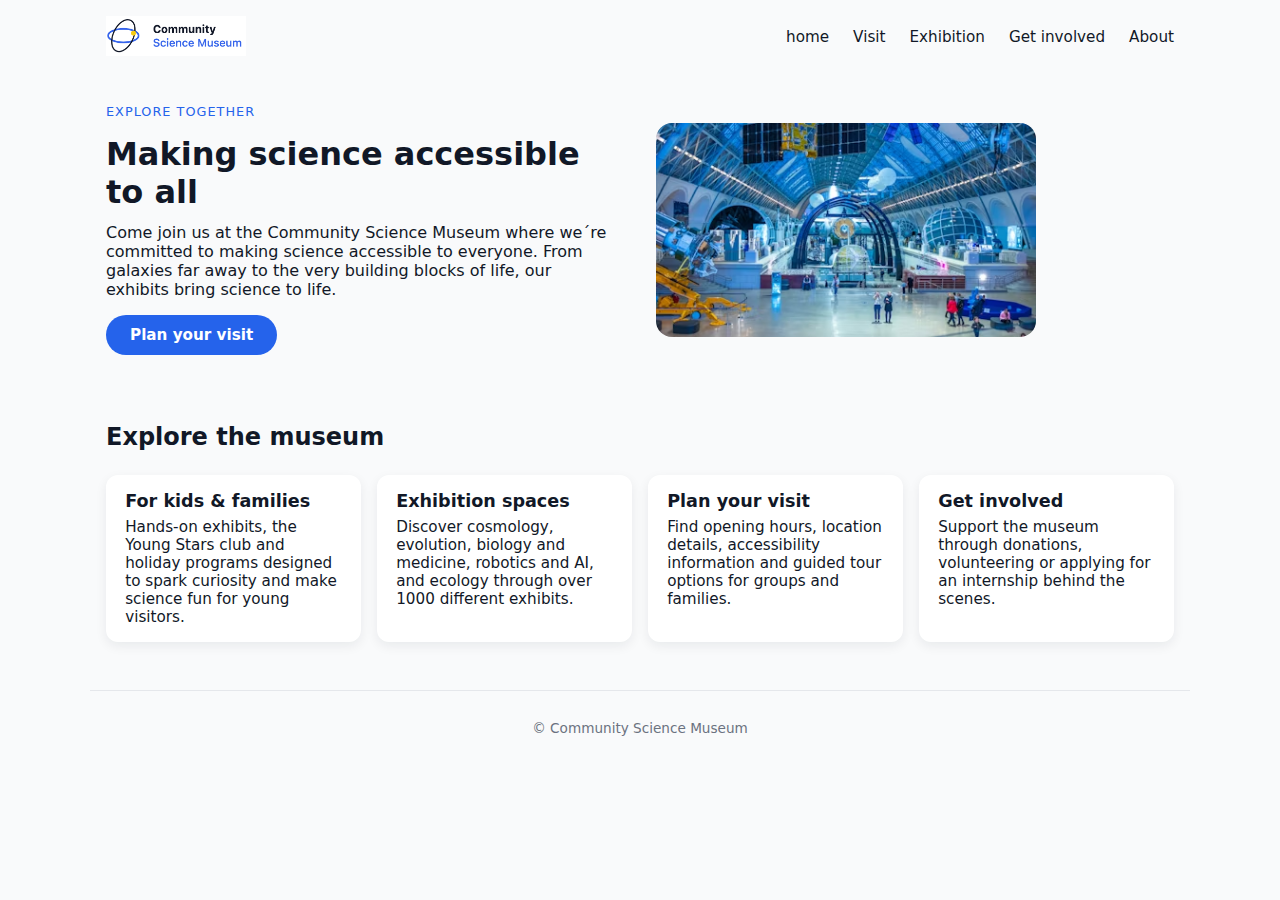
<file: index.html>
<!DOCTYPE html>
<html lang="en">
<head>
  <meta charset="UTF-8">
  <meta name="viewport" content="width=device-width, initial-scale=1.0">
  <title>Community Science Museum</title>

  <!-- Kobler til CSS-filen -->
  <link rel="stylesheet" href="css/pages/index.css">
</head>
<body>

  <!-- TOPPEN AV SIDEN -->
  <header class="site-header">
    <nav class="navbar">
      <!-- Logo - vi bruker bare tekst enn så lenge -->
      <a href="index.html" class="logo">
        <img src="images/logo.jpg" alt="Community science museum logo"> 
      </a>


      <!-- Enkelt meny-oppsett -->
      <ul class="nav-links">
        <li><a href="index.html" class=active>home</a></li>
        <li><a href="visit.html">Visit</a></li>
        <li><a href="exhibitions.html">Exhibition</a></li>
        <li><a href="get-involved.html">Get involved</a></li>
        <li><a href="about.html">About</a></li>
      </ul>
    </nav>

    <!-- HERO-DELEN (øverste store området) -->
    <section class="hero">
      <div class="hero-text">
        <p class="hero-kicker">Explore together</p>
        <h1>Making science accessible to all</h1>
        <p>
          Come join us at the Community Science Museum where we´re committed to
          making science accessible to everyone. From galaxies far away to the
          very building blocks of life, our exhibits bring science to life.
        </p>
        <a href="visit.html" class="btn-primary">Plan your visit</a>
      </div>

      <div class="hero-image">
        <!-- Du kan bytte bildet senere når du har et -->
        <img src="images/hero-placeholder.jpg" alt="People exploring a science museum">
      </div>
    </section>
  </header>

  <!-- HOVEDINNHOLD UNDER HERO -->
  <main>
    <section class="section-explore">
      <h2>Explore the museum</h2>

      <div class="card-container">
        <article class="card">
          <h3>For kids & families</h3>
          <p>
            Hands-on exhibits, the Young Stars club and holiday programs designed
            to spark curiosity and make science fun for young visitors.
          </p>
        </article>

        <article class="card">
          <h3>Exhibition spaces</h3>
          <p>
            Discover cosmology, evolution, biology and medicine, robotics and AI,
            and ecology through over 1000 different exhibits.
          </p>
        </article>

        <article class="card">
          <h3>Plan your visit</h3>
          <p>
            Find opening hours, location details, accessibility information and
            guided tour options for groups and families.
          </p>
        </article>

        <article class="card">
          <h3>Get involved</h3>
          <p>
            Support the museum through donations, volunteering or applying for an
            internship behind the scenes.
          </p>
        </article>
      </div>
    </section>
  </main>

  <!-- BUNNTEKST -->
  <footer class="site-footer">
    <p>© Community Science Museum</p>
  </footer>

</body>
</html>
</file>
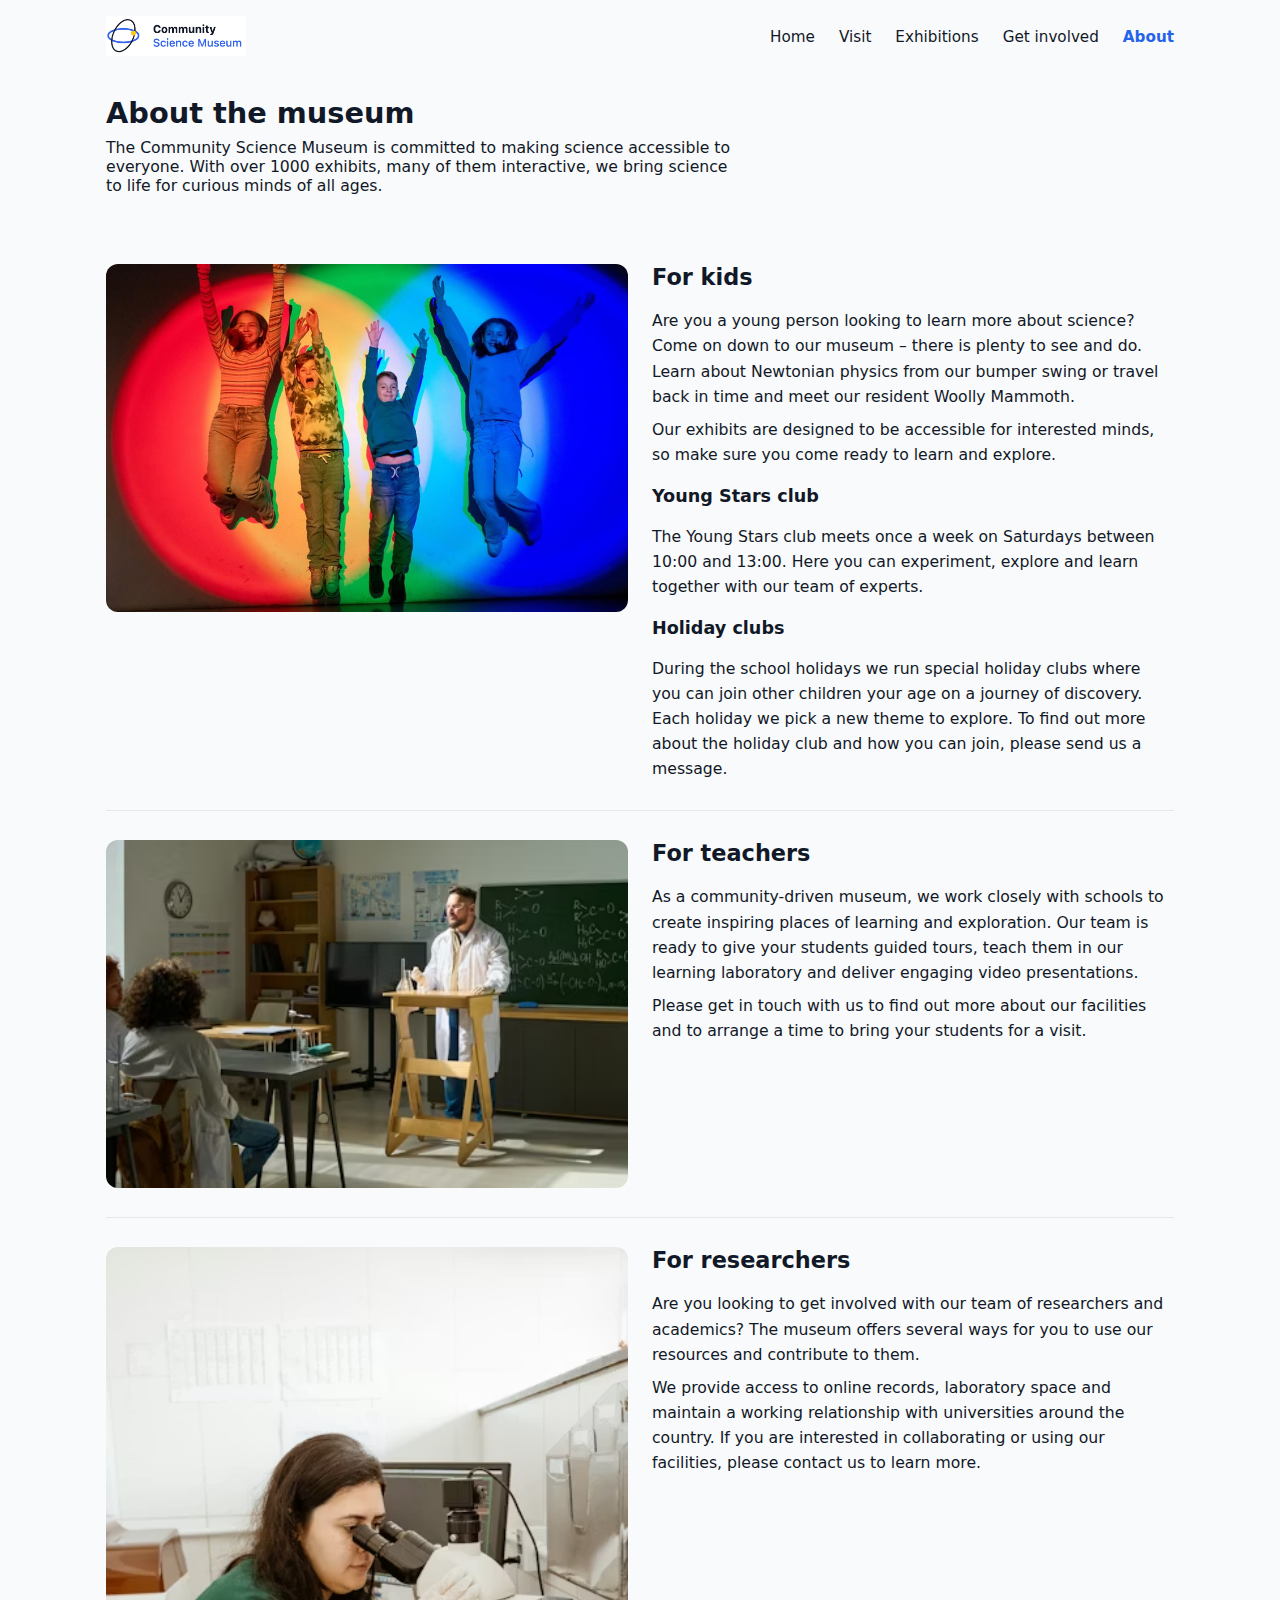
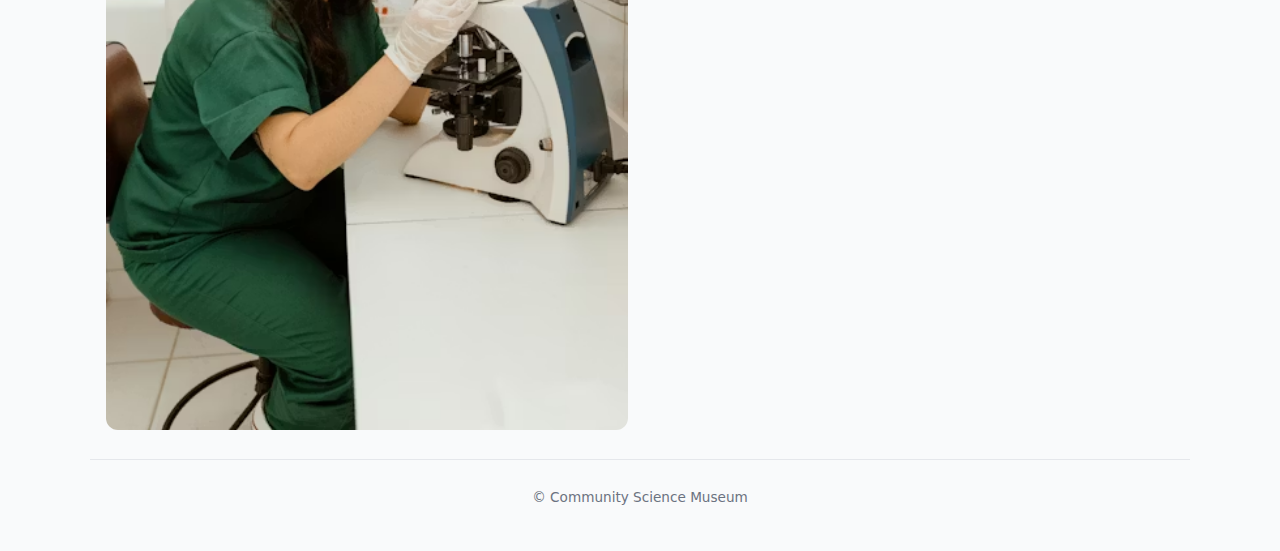
<file: about.html>
<!DOCTYPE html>
<html lang="en">
<head>
  <meta charset="UTF-8">
  <meta name="viewport" content="width=device-width, initial-scale=1.0">
  <title>About | Community Science Museum</title>

  <link rel="stylesheet" href="css/pages/about.css">
</head>
<body>

  <!-- HEADER / NAV -->
  <header class="site-header">
    <nav class="navbar">
      <a href="index.html" class="logo">
        <img src="images/logo.jpg" alt="Community science museum logo"> 
      </a>

      <ul class="nav-links">
        <li><a href="index.html">Home</a></li>
        <li><a href="visit.html">Visit</a></li>
        <li><a href="exhibitions.html">Exhibitions</a></li>
        <li><a href="get-involved.html">Get involved</a></li>
        <li><a href="about.html" class="active">About</a></li>
      </ul>
    </nav>

    <section class="page-hero">
      <h1>About the museum</h1>
      <p>
        The Community Science Museum is committed to making science accessible
        to everyone. With over 1000 exhibits, many of them interactive, we bring
        science to life for curious minds of all ages.
      </p>
    </section>
  </header>

  <main>

    <!-- FOR KIDS -->
    <section class="about-section">
      <div class="about-image">
        <img src="images/kids.jpg" alt="Children exploring interactive science exhibits">
      </div>
      <div class="about-text">
        <h2>For kids</h2>
        <p>
          Are you a young person looking to learn more about science? Come on down
          to our museum – there is plenty to see and do. Learn about Newtonian
          physics from our bumper swing or travel back in time and meet our
          resident Woolly Mammoth.
        </p>
        <p>
          Our exhibits are designed to be accessible for interested minds, so make
          sure you come ready to learn and explore.
        </p>

        <h3>Young Stars club</h3>
        <p>
          The Young Stars club meets once a week on Saturdays between 10:00 and
          13:00. Here you can experiment, explore and learn together with our
          team of experts.
        </p>

        <h3>Holiday clubs</h3>
        <p>
          During the school holidays we run special holiday clubs where you can
          join other children your age on a journey of discovery. Each holiday we
          pick a new theme to explore. To find out more about the holiday club
          and how you can join, please send us a message.
        </p>
      </div>
    </section>

    <!-- FOR TEACHERS -->
    <section class="about-section">
      <div class="about-image">
        <img src="images/teachers.jpg" alt="Teacher with students in a science museum">
      </div>
      <div class="about-text">
        <h2>For teachers</h2>
        <p>
          As a community-driven museum, we work closely with schools to create
          inspiring places of learning and exploration. Our team is ready to give
          your students guided tours, teach them in our learning laboratory and
          deliver engaging video presentations.
        </p>
        <p>
          Please get in touch with us to find out more about our facilities and
          to arrange a time to bring your students for a visit.
        </p>
      </div>
    </section>

    <!-- FOR RESEARCHERS -->
    <section class="about-section">
      <div class="about-image">
        <img src="images/researcher.jpg" alt="Researcher working in a laboratory">
      </div>
      <div class="about-text">
        <h2>For researchers</h2>
        <p>
          Are you looking to get involved with our team of researchers and
          academics? The museum offers several ways for you to use our resources
          and contribute to them.
        </p>
        <p>
          We provide access to online records, laboratory space and maintain a
          working relationship with universities around the country. If you are
          interested in collaborating or using our facilities, please contact us
          to learn more.
        </p>
      </div>
    </section>

  </main>

  <footer class="site-footer">
    <p>© Community Science Museum</p>
  </footer>

</body>
</html>
</file>
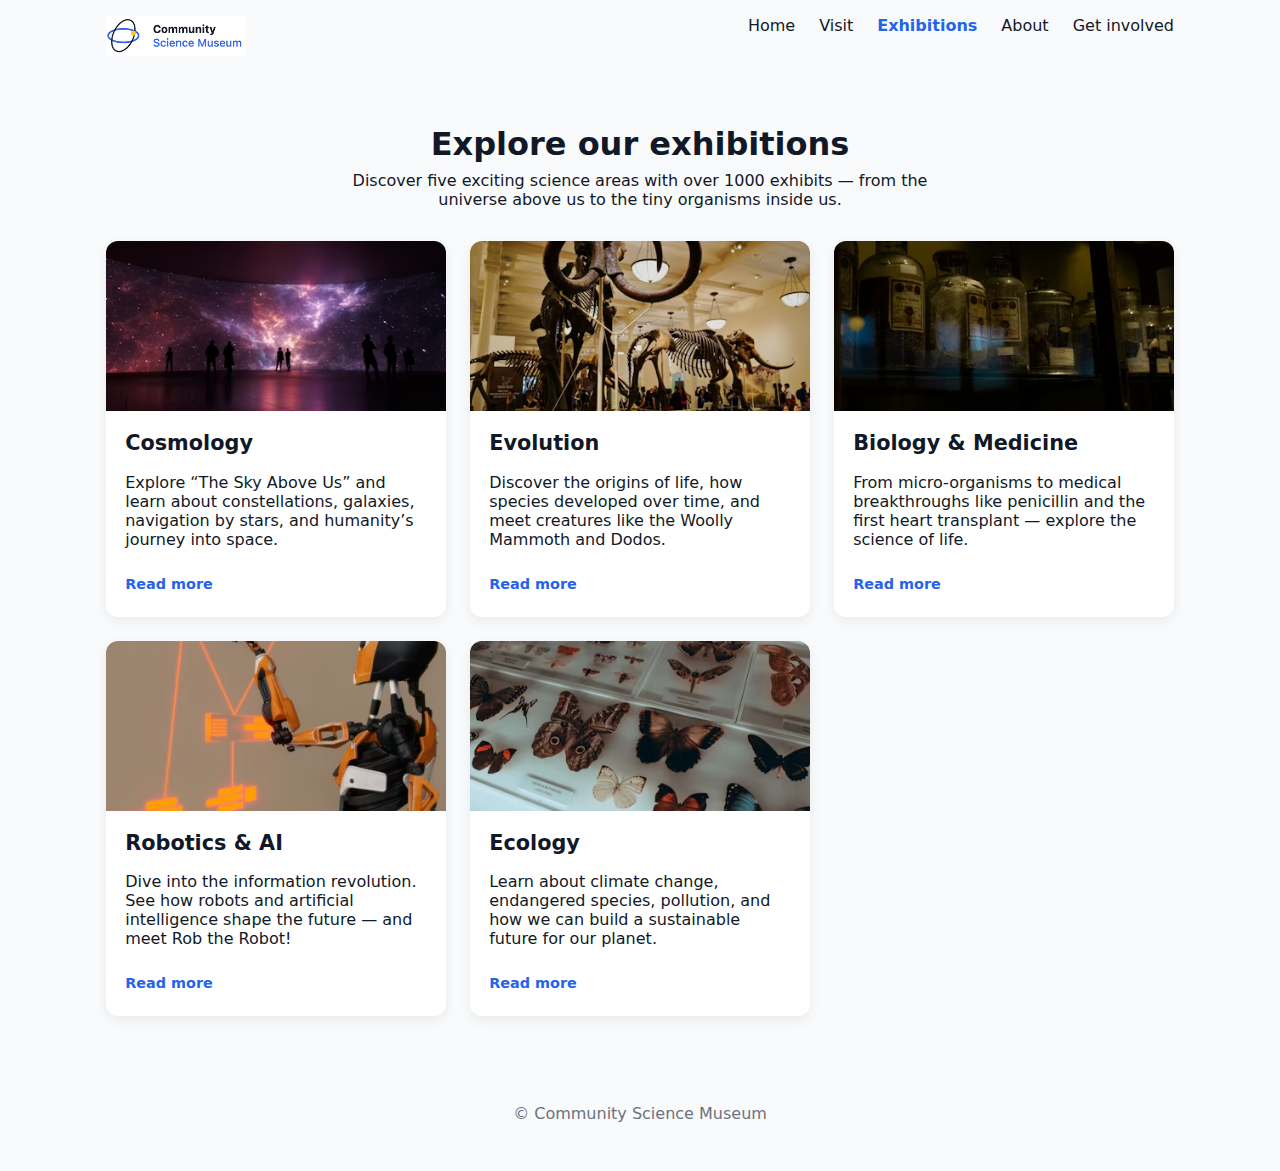
<file: exhibitions.html>
<!DOCTYPE html>
<html lang="en">
<head>
  <meta charset="UTF-8">
  <meta name="viewport" content="width=device-width, initial-scale=1.0">
  <title>Exhibitions | Community Science Museum</title>

  <link rel="stylesheet" href="css/pages/exhibition.css">
</head>
<body>

  <!-- NAV -->
  <header class="site-header">
    <nav class="navbar">
      <a href="index.html" class="logo">
        <img src="images/logo.jpg" alt="Community science museum logo"> 
      </a>

      <ul class="nav-links">
        <li><a href="index.html">Home</a></li>
        <li><a href="visit.html">Visit</a></li>
        <li><a href="exhibitions.html" class="active">Exhibitions</a></li>
        <li><a href="about.html">About</a></li>
        <li><a href="get-involved.html">Get involved</a></li>
      </ul>
    </nav>

    <section class="page-hero">
      <h1>Explore our exhibitions</h1>
      <p>
        Discover five exciting science areas with over 1000 exhibits — from the 
        universe above us to the tiny organisms inside us.
      </p>
    </section>
  </header>

  <!-- EXHIBITION CARDS -->
  <main>
    <section class="exhibitions-grid">

      <!-- COSMOLOGY -->
      <article class="exhibit-card">
        <img src="images/exhibitions/cosmology.jpg" alt="Cosmology exhibition">
        <div class="exhibit-content">
          <h2>Cosmology</h2>
          <p>
            Explore “The Sky Above Us” and learn about constellations, galaxies,
            navigation by stars, and humanity’s journey into space.
          </p>
          <a href="#" class="read-more">Read more</a>
        </div>
      </article>

      <!-- EVOLUTION -->
      <article class="exhibit-card">
        <img src="images/exhibitions/evolution.jpg" alt="Evolution exhibition">
        <div class="exhibit-content">
          <h2>Evolution</h2>
          <p>
            Discover the origins of life, how species developed over time, and 
            meet creatures like the Woolly Mammoth and Dodos.
          </p>
          <a href="#" class="read-more">Read more</a>
        </div>
      </article>

      <!-- BIOLOGY & MEDICINE -->
      <article class="exhibit-card">
        <img src="images/exhibitions/biology.jpg" alt="Biology and Medicine exhibition">
        <div class="exhibit-content">
          <h2>Biology & Medicine</h2>
          <p>
            From micro-organisms to medical breakthroughs like penicillin and 
            the first heart transplant — explore the science of life.
          </p>
          <a href="#" class="read-more">Read more</a>
        </div>
      </article>

      <!-- ROBOTICS & AI -->
      <article class="exhibit-card">
        <img src="images/exhibitions/robotics.jpg" alt="Robotics and AI exhibition">
        <div class="exhibit-content">
          <h2>Robotics & AI</h2>
          <p>
            Dive into the information revolution. See how robots and artificial 
            intelligence shape the future — and meet Rob the Robot!
          </p>
          <a href="#" class="read-more">Read more</a>
        </div>
      </article>

      <!-- ECOLOGY -->
      <article class="exhibit-card">
        <img src="images/exhibitions/ecology.jpg" alt="Ecology exhibition">
        <div class="exhibit-content">
          <h2>Ecology</h2>
          <p>
            Learn about climate change, endangered species, pollution, and how 
            we can build a sustainable future for our planet.
          </p>
          <a href="#" class="read-more">Read more</a>
        </div>
      </article>

    </section>
  </main>

  <footer class="site-footer">
    <p>© Community Science Museum</p>
  </footer>

</body>
</html>
</file>
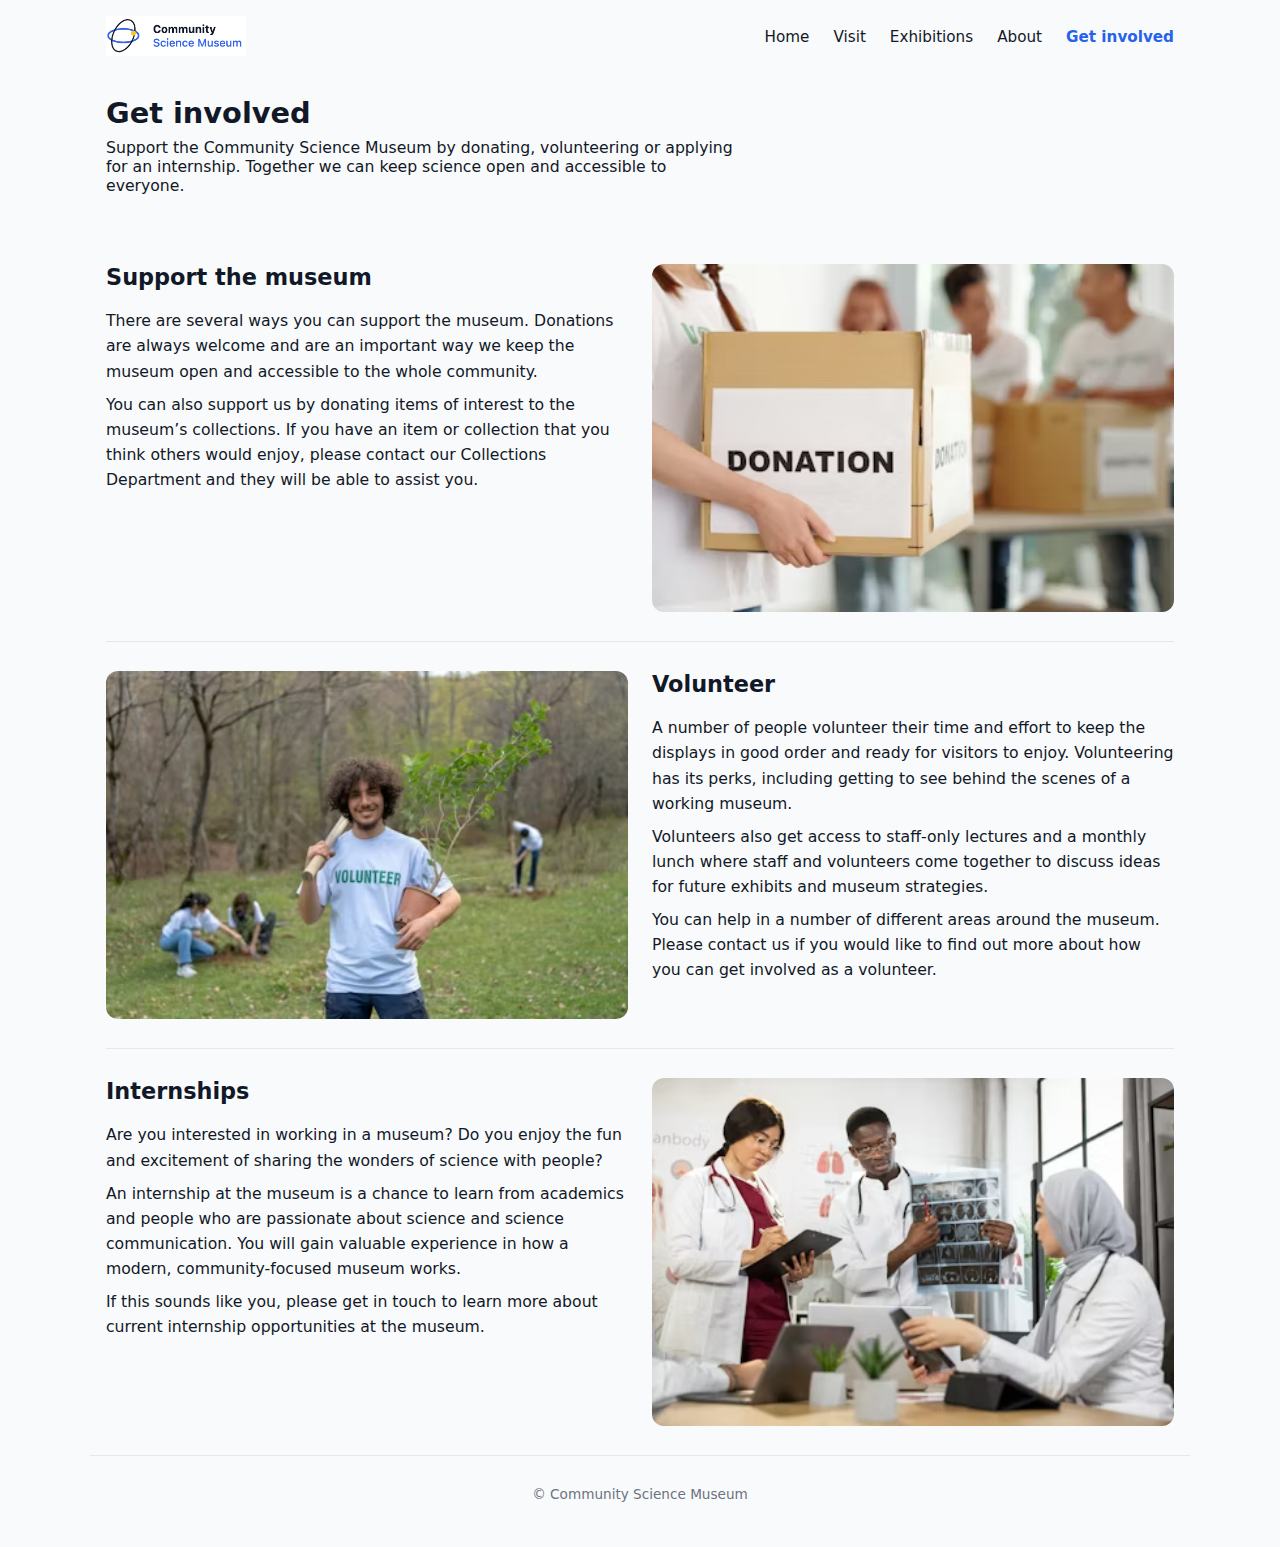
<file: get-involved.html>
<!DOCTYPE html>
<html lang="en">
<head>
  <meta charset="UTF-8">
  <meta name="viewport" content="width=device-width, initial-scale=1.0">
  <title>Get involved | Community Science Museum</title>

  <link rel="stylesheet" href="css/pages/get-involved.css">
</head>
<body>

  <!-- HEADER / NAV -->
  <header class="site-header">
    <nav class="navbar">
      <a href="index.html" class="logo">
        <img src="images/logo.jpg" alt="Community science museum logo"> 
      </a>

      <ul class="nav-links">
        <li><a href="index.html">Home</a></li>
        <li><a href="visit.html">Visit</a></li>
        <li><a href="exhibitions.html">Exhibitions</a></li>
        <li><a href="about.html">About</a></li>
        <li><a href="get-involved.html" class="active">Get involved</a></li>
      </ul>
    </nav>

    <section class="page-hero">
      <h1>Get involved</h1>
      <p>
        Support the Community Science Museum by donating, volunteering or applying
        for an internship. Together we can keep science open and accessible to
        everyone.
      </p>
    </section>
  </header>

  <main>

    <!-- 1: SUPPORT – TEKST VENSTRE, BILDE HØYRE -->
    <section class="gi-section">
      <div class="gi-text">
        <h2>Support the museum</h2>
        <p>
          There are several ways you can support the museum. Donations are always
          welcome and are an important way we keep the museum open and accessible
          to the whole community.
        </p>
        <p>
          You can also support us by donating items of interest to the museum’s
          collections. If you have an item or collection that you think others
          would enjoy, please contact our Collections Department and they will
          be able to assist you.
        </p>
      </div>
      <div class="gi-image">
        <img src="images/support.jpg" alt="Visitor making a donation at the museum">
      </div>
    </section>

    <!-- 2: VOLUNTEER – BILDE VENSTRE, TEKST HØYRE -->
    <section class="gi-section">
      <div class="gi-image">
        <img src="images/volunteer.jpg" alt="Volunteers working on a museum exhibition">
      </div>
      <div class="gi-text">
        <h2>Volunteer</h2>
        <p>
          A number of people volunteer their time and effort to keep the displays
          in good order and ready for visitors to enjoy. Volunteering has its
          perks, including getting to see behind the scenes of a working museum.
        </p>
        <p>
          Volunteers also get access to staff-only lectures and a monthly lunch
          where staff and volunteers come together to discuss ideas for future
          exhibits and museum strategies.
        </p>
        <p>
          You can help in a number of different areas around the museum. Please
          contact us if you would like to find out more about how you can get
          involved as a volunteer.
        </p>
      </div>
    </section>

    <!-- 3: INTERNSHIPS – TEKST VENSTRE, BILDE HØYRE -->
    <section class="gi-section">
      <div class="gi-text">
        <h2>Internships</h2>
        <p>
          Are you interested in working in a museum? Do you enjoy the fun and
          excitement of sharing the wonders of science with people?
        </p>
        <p>
          An internship at the museum is a chance to learn from academics and
          people who are passionate about science and science communication. You
          will gain valuable experience in how a modern, community-focused museum
          works.
        </p>
        <p>
          If this sounds like you, please get in touch to learn more about
          current internship opportunities at the museum.
        </p>
      </div>
      <div class="gi-image">
        <img src="images/internships.jpg" alt="Intern guiding visitors through a science exhibition">
      </div>
    </section>

  </main>

  <footer class="site-footer">
    <p>© Community Science Museum</p>
  </footer>

</body>
</html>
</file>
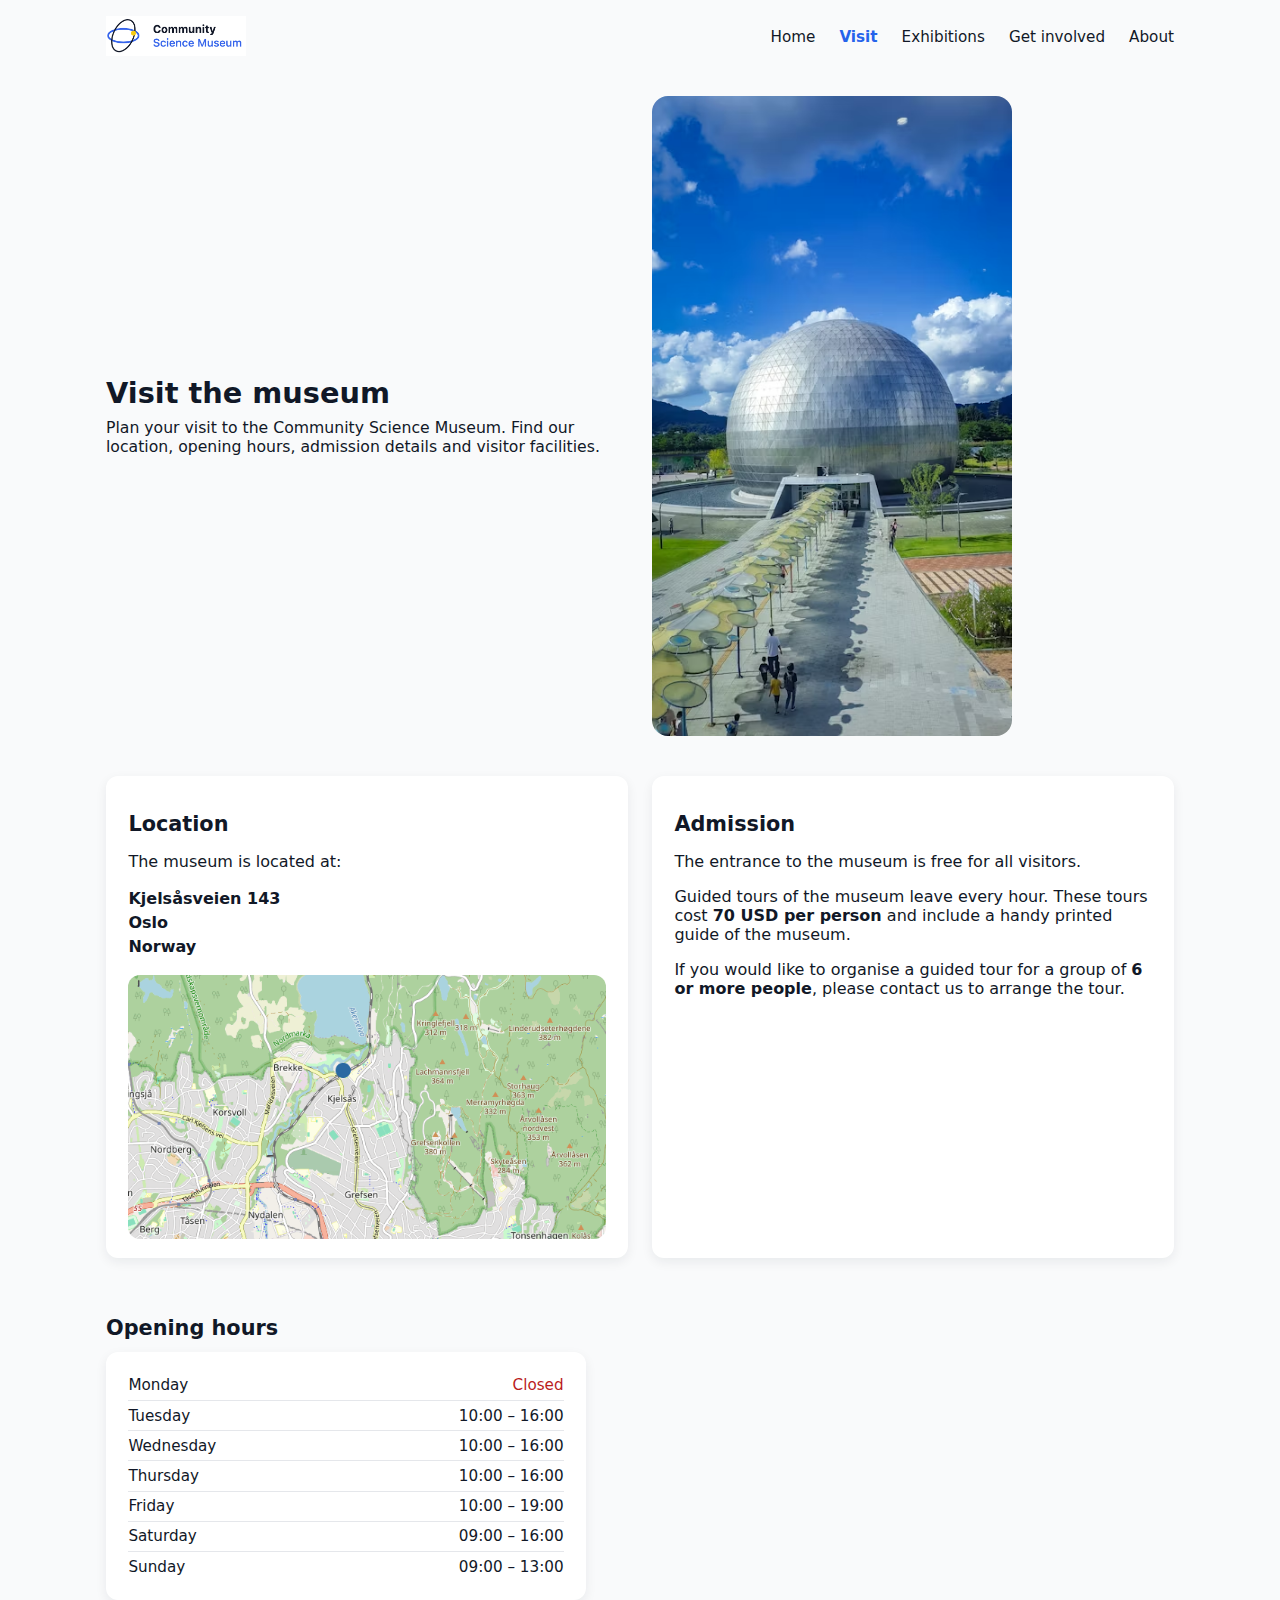
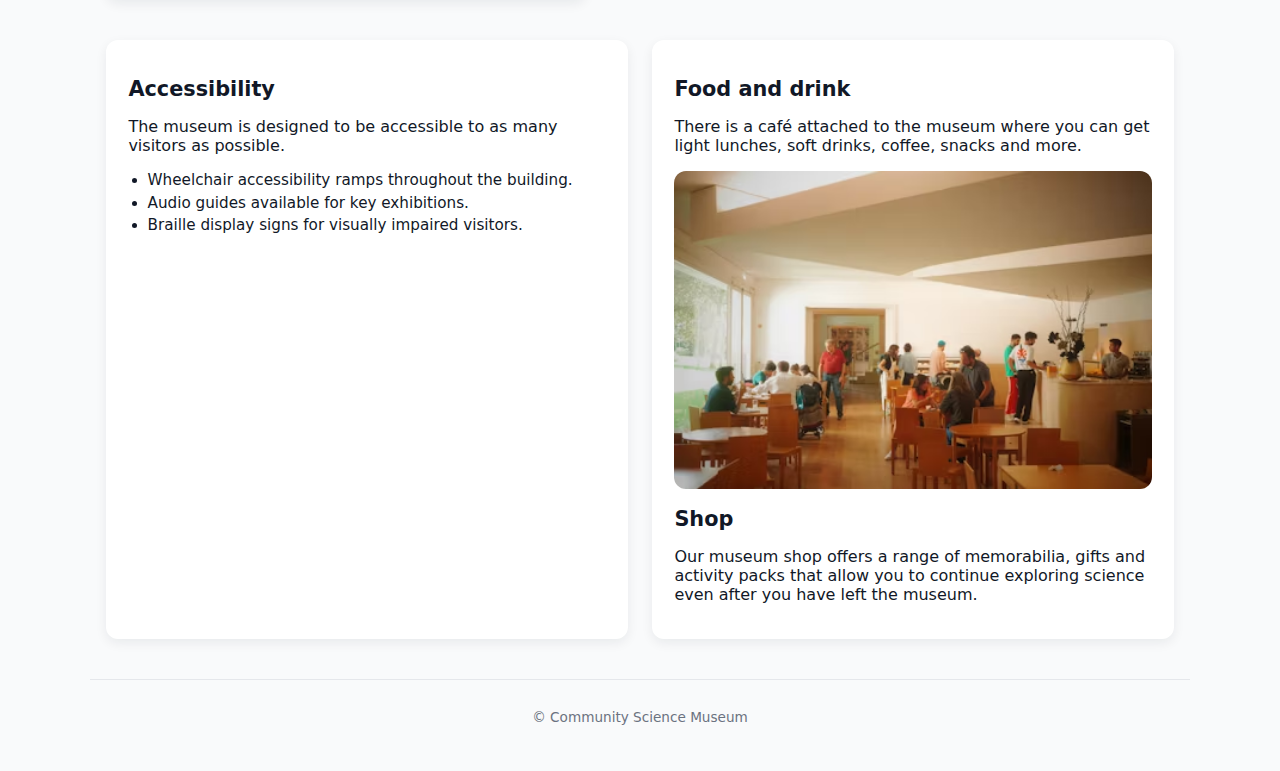
<file: visit.html>
<!DOCTYPE html>
<html lang="en">
<head>
  <meta charset="UTF-8">
  <meta name="viewport" content="width=device-width, initial-scale=1.0">
  <title>Visit | Community Science Museum</title>

  <link rel="stylesheet" href="css/pages/visit.css">
</head>
<body>

  <!-- HEADER / NAVBAR -->
  <header class="site-header">
    <nav class="navbar">
       <a href="index.html" class="logo">
        <img src="images/logo.jpg" alt="Community science museum logo"> 
      </a>

      <ul class="nav-links">
        <li><a href="index.html">Home</a></li>
        <li><a href="visit.html" class="active">Visit</a></li>
        <li><a href="exhibitions.html">Exhibitions</a></li>
        <li><a href="get-involved.html">Get involved</a></li>
        <li><a href="about.html">About</a></li>
      </ul>
    </nav>

    <!-- HERO MED BILDE -->
    <section class="page-hero">
      <div class="page-hero-text">
        <h1>Visit the museum</h1>
        <p>
          Plan your visit to the Community Science Museum. Find our location,
          opening hours, admission details and visitor facilities.
        </p>
      </div>
      <div class="page-hero-image">
        <img src="images/museum-entrance.jpg" alt="Families entering the science museum">
      </div>
    </section>
  </header>

  <!-- MAIN INNHOLD -->
  <main>

    <!-- LOCATION + KARTBILDE + ADMISSION -->
    <section class="visit-section">
      <div class="visit-layout-two">
        <div class="visit-block">
          <h2>Location</h2>
          <p>The museum is located at:</p>
          <p class="address">
            Kjelsåsveien 143<br>
            Oslo<br>
            Norway
          </p>

          <div class="location-image">
            <img src="images/map-area.jpg" alt="Map illustration showing the museum area">
          </div>
        </div>

        <div class="visit-block">
          <h2>Admission</h2>
          <p>
            The entrance to the museum is free for all visitors.
          </p>
          <p>
            Guided tours of the museum leave every hour. These tours cost
            <strong>70 USD per person</strong> and include a handy printed guide
            of the museum.
          </p>
          <p>
            If you would like to organise a guided tour for a group of
            <strong>6 or more people</strong>, please contact us to arrange
            the tour.
          </p>
        </div>
      </div>
    </section>

    <!-- ÅPNINGSTIDER -->
    <section class="visit-section">
      <h2>Opening hours</h2>

      <div class="hours-card">
        <ul class="hours-list">
          <li><span>Monday</span><span class="closed">Closed</span></li>
          <li><span>Tuesday</span><span>10:00 – 16:00</span></li>
          <li><span>Wednesday</span><span>10:00 – 16:00</span></li>
          <li><span>Thursday</span><span>10:00 – 16:00</span></li>
          <li><span>Friday</span><span>10:00 – 19:00</span></li>
          <li><span>Saturday</span><span>09:00 – 16:00</span></li>
          <li><span>Sunday</span><span>09:00 – 13:00</span></li>
        </ul>
      </div>
    </section>

    <!-- ACCESSIBILITY + CAFÉ & SHOP MED BILDE -->
    <section class="visit-section">
      <div class="visit-layout-two">
        <div class="visit-block">
          <h2>Accessibility</h2>
          <p>
            The museum is designed to be accessible to as many visitors as possible.
          </p>
          <ul class="bullet-list">
            <li>Wheelchair accessibility ramps throughout the building.</li>
            <li>Audio guides available for key exhibitions.</li>
            <li>Braille display signs for visually impaired visitors.</li>
          </ul>
        </div>

        <div class="visit-block">
          <h2>Food and drink</h2>
          <p>
            There is a café attached to the museum where you can get light lunches,
            soft drinks, coffee, snacks and more.
          </p>

          <div class="cafe-image">
            <img src="images/cafe.jpg" alt="Visitors sitting in the museum café">
          </div>

          <h2>Shop</h2>
          <p>
            Our museum shop offers a range of memorabilia, gifts and activity packs
            that allow you to continue exploring science even after you have left
            the museum.
          </p>
        </div>
      </div>
    </section>

  </main>

  <!-- FOOTER -->
  <footer class="site-footer">
    <p>© Community Science Museum</p>
  </footer>

</body>
</html>
</file>
<file: css/pages/index.css>
/* ===== GENERELT ===== */

* {
  box-sizing: border-box;
}

body {
  margin: 0;
  font-family: system-ui, -apple-system, BlinkMacSystemFont, "Segoe UI", sans-serif;
  color: #111827;           /* mørk grå tekst */
  background-color: #f9fafb; /* lys bakgrunn */
}

/* En enkel "container-følelse" */
.site-header,
main,
.site-footer {
  max-width: 1100px;
  margin: 0 auto;
  padding: 0 1rem;
}

/* ===== NAVBAR ===== */

.navbar {
  display: flex;
  align-items: center;
  justify-content: space-between;
  padding: 1rem 0;
}

.logo img {
  height: 40px;
  display: block;
}

.nav-links {
  list-style: none;
  display: flex;
  gap: 1.5rem;
  margin: 0;
  padding: 0;
}

.nav-links a {
  text-decoration: none;
  color: #111827;
  font-size: 0.95rem;
}

/* ===== HERO ===== */

.hero {
  display: flex;
  flex-wrap: wrap;              /* gjør at den bryter på små skjermer */
  gap: 2rem;
  align-items: center;
  padding: 2rem 0 3rem;
}

.hero-text {
  flex: 1 1 260px;
}

.hero-kicker {
  text-transform: uppercase;
  font-size: 0.8rem;
  letter-spacing: 0.08em;
  color: #2563eb;             /* blå aksent */
  margin: 0 0 0.5rem;
}

.hero h1 {
  font-size: 2rem;
  margin: 0 0 0.75rem;
}

.hero p {
  margin: 0 0 1rem;
  max-width: 32rem;
}

.hero-image {
  flex: 1 1 260px;
}

.hero-image img {
  width: 100%;
  max-width: 380px;
  border-radius: 1rem;
  display: block;
}

/* ===== KNAPP ===== */

.btn-primary {
  display: inline-block;
  padding: 0.7rem 1.5rem;
  border-radius: 999px;
  background-color: #2563eb;  /* blå */
  color: #ffffff;
  text-decoration: none;
  font-weight: 600;
  font-size: 0.95rem;
}

/* ===== "EXPLORE"-SEKSJON ===== */

.section-explore {
  padding: 0 0 3rem;
}

.section-explore h2 {
  font-size: 1.5rem;
  margin-bottom: 1.5rem;
}

.card-container {
  display: flex;
  flex-wrap: wrap;
  gap: 1rem;
}

.card {
  background-color: #ffffff;
  border-radius: 0.75rem;
  padding: 1rem 1.2rem;
  box-shadow: 0 4px 12px rgba(15, 23, 42, 0.07);
  flex: 1 1 230px;   /* gjør at de blir flere på rad på større skjermer */
}

.card h3 {
  margin-top: 0;
  margin-bottom: 0.4rem;
  font-size: 1.1rem;
}

.card p {
  margin: 0;
  font-size: 0.95rem;
}

/* ===== FOOTER ===== */

.site-footer {
  border-top: 1px solid #e5e7eb;
  padding: 1rem 0 2rem;
  font-size: 0.85rem;
  color: #6b7280;
  text-align: center;
}
</file>
<file: css/pages/about.css>
/* ===== GENERELT ===== */

* {
  box-sizing: border-box;
}

body {
  margin: 0;
  font-family: system-ui, -apple-system, BlinkMacSystemFont, "Segoe UI", sans-serif;
  color: #111827;
  background-color: #f9fafb;
}

.site-header,
main,
.site-footer {
  max-width: 1100px;
  margin: 0 auto;
  padding: 0 1rem;
}

/* ===== NAVBAR ===== */

.navbar {
  display: flex;
  align-items: center;
  justify-content: space-between;
  padding: 1rem 0;
}

.logo img {
  height: 40px;
  display: block;
}

.nav-links {
  list-style: none;
  display: flex;
  gap: 1.5rem;
  margin: 0;
  padding: 0;
}

.nav-links a {
  text-decoration: none;
  color: #111827;
  font-size: 0.95rem;
}

.nav-links a.active {
  font-weight: 600;
  color: #2563eb;
}

/* ===== PAGE HERO ===== */

.page-hero {
  padding: 1.5rem 0 2.5rem;
}

.page-hero h1 {
  font-size: 1.8rem;
  margin: 0 0 0.5rem;
}

.page-hero p {
  margin: 0;
  max-width: 40rem;
  font-size: 0.98rem;
}

/* ===== ABOUT SECTIONS ===== */

.about-section {
  display: flex;
  flex-wrap: wrap;
  gap: 1.5rem;
  padding: 1.8rem 0;
  border-bottom: 1px solid #e5e7eb;
}

.about-section:last-child {
  border-bottom: none;
}

.about-image {
  flex: 1 1 260px;
}

.about-image img {
  width: 100%;
  border-radius: 0.75rem;
  display: block;
}

.about-text {
  flex: 1 1 260px;
}

.about-text h2 {
  margin-top: 0;
  font-size: 1.4rem;
}

.about-text h3 {
  margin-top: 1.2rem;
  font-size: 1.1rem;
}

.about-text p {
  margin: 0.5rem 0 0;
  font-size: 0.98rem;
  line-height: 1.6;
}

/* ===== FOOTER ===== */

.site-footer {
  border-top: 1px solid #e5e7eb;
  padding: 1rem 0 2rem;
  font-size: 0.85rem;
  color: #6b7280;
  text-align: center;
}
</file>
<file: css/pages/exhibition.css>
/* ===== GENERELT ===== */

* {
  box-sizing: border-box;
}

body {
  margin: 0;
  font-family: system-ui, sans-serif;
  background: #f9fafb;
  color: #111827;
}

.site-header,
main,
.site-footer {
  max-width: 1100px;
  margin: 0 auto;
  padding: 0 1rem;
}

/* ===== NAVBAR ===== */
.logo img {
  height: 40px;
  display: block;
}

.navbar {
  display: flex;
  justify-content: space-between;
  padding: 1rem 0;
}

.nav-links {
  list-style: none;
  display: flex;
  gap: 1.5rem;
  padding: 0;
  margin: 0;
}

.nav-links a {
  text-decoration: none;
  color: #111827;
}

.nav-links a.active {
  font-weight: 600;
  color: #2563eb;
}

/* ===== PAGE HERO ===== */

.page-hero {
  text-align: center;
  padding: 2rem 0;
}

.page-hero h1 {
  font-size: 2rem;
  margin-bottom: 0.5rem;
}

.page-hero p {
  max-width: 40rem;
  margin: 0.5rem auto 0;
}

/* ===== EXHIBITION GRID ===== */

.exhibitions-grid {
  display: grid;
  gap: 1.5rem;
  grid-template-columns: repeat(auto-fit, minmax(260px, 1fr));
  padding-bottom: 3rem;
}

/* ===== EXHIBITION CARD ===== */

.exhibit-card {
  background: #ffffff;
  border-radius: 0.75rem;
  box-shadow: 0 4px 12px rgba(15, 23, 42, 0.07);
  overflow: hidden;
}

.exhibit-card img {
  width: 100%;
  height: 170px;
  object-fit: cover;
}

.exhibit-content {
  padding: 1rem 1.2rem 1.5rem;
}

.exhibit-content h2 {
  margin-top: 0;
  font-size: 1.3rem;
}

.read-more {
  display: inline-block;
  margin-top: 0.7rem;
  font-size: 0.9rem;
  color: #2563eb;
  text-decoration: none;
  font-weight: 600;
}

/* ===== FOOTER ===== */

.site-footer {
  text-align: center;
  padding: 1.5rem 0 2rem;
  color: #6b7280;
}
</file>
<file: css/pages/get-involved.css>
/* ===== GENERELT ===== */

* {
  box-sizing: border-box;
}

body {
  margin: 0;
  font-family: system-ui, -apple-system, BlinkMacSystemFont, "Segoe UI", sans-serif;
  color: #111827;
  background-color: #f9fafb;
}

.site-header,
main,
.site-footer {
  max-width: 1100px;
  margin: 0 auto;
  padding: 0 1rem;
}

/* ===== NAVBAR ===== */

.navbar {
  display: flex;
  align-items: center;
  justify-content: space-between;
  padding: 1rem 0;
}

.logo img {
  height: 40px;
  display: block;
}

.nav-links {
  list-style: none;
  display: flex;
  gap: 1.5rem;
  margin: 0;
  padding: 0;
}

.nav-links a {
  text-decoration: none;
  color: #111827;
  font-size: 0.95rem;
}

.nav-links a.active {
  font-weight: 600;
  color: #2563eb;
}

/* ===== PAGE HERO ===== */

.page-hero {
  padding: 1.5rem 0 2.5rem;
}

.page-hero h1 {
  font-size: 1.8rem;
  margin: 0 0 0.5rem;
}

.page-hero p {
  margin: 0;
  max-width: 40rem;
  font-size: 0.98rem;
}

/* ===== GET INVOLVED SECTIONS ===== */

.gi-section {
  display: flex;
  flex-wrap: wrap;
  gap: 1.5rem;
  padding: 1.8rem 0;
  border-bottom: 1px solid #e5e7eb;
}

.gi-section:last-child {
  border-bottom: none;
}

.gi-text {
  flex: 1 1 260px;
}

.gi-image {
  flex: 1 1 260px;
}

.gi-image img {
  width: 100%;
  border-radius: 0.75rem;
  display: block;
}

.gi-text h2 {
  margin-top: 0;
  font-size: 1.4rem;
}

.gi-text p {
  margin: 0.5rem 0 0;
  font-size: 0.98rem;
  line-height: 1.6;
}

/* ===== FOOTER ===== */

.site-footer {
  border-top: 1px solid #e5e7eb;
  padding: 1rem 0 2rem;
  font-size: 0.85rem;
  color: #6b7280;
  text-align: center;
}
</file>
<file: css/pages/visit.css>
/* ===== GENERELT ===== */

* {
  box-sizing: border-box;
}

body {
  margin: 0;
  font-family: system-ui, -apple-system, BlinkMacSystemFont, "Segoe UI", sans-serif;
  color: #111827;
  background-color: #f9fafb;
}

.site-header,
main,
.site-footer {
  max-width: 1100px;
  margin: 0 auto;
  padding: 0 1rem;
}

/* ===== NAVBAR ===== */

.navbar {
  display: flex;
  align-items: center;
  justify-content: space-between;
  padding: 1rem 0;
}

.logo img {
  height: 40px;
  display: block;
}

.nav-links {
  list-style: none;
  display: flex;
  gap: 1.5rem;
  margin: 0;
  padding: 0;
}

.nav-links a {
  text-decoration: none;
  color: #111827;
  font-size: 0.95rem;
}

.nav-links a.active {
  font-weight: 600;
  color: #2563eb;
}

/* ===== HERO PÅ VISIT-SIDEN ===== */

.page-hero {
  display: flex;
  flex-wrap: wrap;
  gap: 1.5rem;
  align-items: center;
  padding: 1.5rem 0 2.5rem;
}

.page-hero-text {
  flex: 1 1 260px;
}

.page-hero-text h1 {
  font-size: 1.8rem;
  margin: 0 0 0.5rem;
}

.page-hero-text p {
  margin: 0;
  max-width: 34rem;
  font-size: 0.98rem;
}

.page-hero-image {
  flex: 1 1 260px;
}

.page-hero-image img {
  width: 100%;
  max-width: 360px;
  border-radius: 1rem;
  display: block;
}

/* ===== SEKSJONER ===== */

.visit-section {
  padding: 0 0 2.5rem;
}

.visit-section h2 {
  font-size: 1.3rem;
  margin-bottom: 0.75rem;
}

/* To-kolonne layout, faller ned på små skjermer */
.visit-layout-two {
  display: flex;
  flex-wrap: wrap;
  gap: 1.5rem;
}

.visit-block {
  background-color: #ffffff;
  border-radius: 0.75rem;
  padding: 1.2rem 1.4rem;
  box-shadow: 0 4px 12px rgba(15, 23, 42, 0.07);
  flex: 1 1 260px;
}

.address {
  font-weight: 600;
  line-height: 1.5;
}

/* Bilder inne i blokker */

.location-image img,
.cafe-image img {
  width: 100%;
  margin-top: 0.75rem;
  border-radius: 0.75rem;
  display: block;
}

/* ===== ÅPNINGSTIDER ===== */

.hours-card {
  background-color: #ffffff;
  border-radius: 0.75rem;
  box-shadow: 0 4px 12px rgba(15, 23, 42, 0.07);
  padding: 1.2rem 1.4rem;
  max-width: 480px;
}

.hours-list {
  list-style: none;
  margin: 0;
  padding: 0;
}

.hours-list li {
  display: flex;
  justify-content: space-between;
  padding: 0.35rem 0;
  border-bottom: 1px solid #e5e7eb;
  font-size: 0.95rem;
}

.hours-list li:last-child {
  border-bottom: none;
}

.hours-list span:first-child {
  font-weight: 500;
}

.closed {
  color: #b91c1c;
  font-weight: 500;
}

/* ===== BULLET-LISTE ===== */

.bullet-list {
  margin: 0.25rem 0 0;
  padding-left: 1.2rem;
  font-size: 0.95rem;
}

.bullet-list li {
  margin-bottom: 0.3rem;
}

/* ===== FOOTER ===== */

.site-footer {
  border-top: 1px solid #e5e7eb;
  padding: 1rem 0 2rem;
  font-size: 0.85rem;
  color: #6b7280;
  text-align: center;
}
</file>
